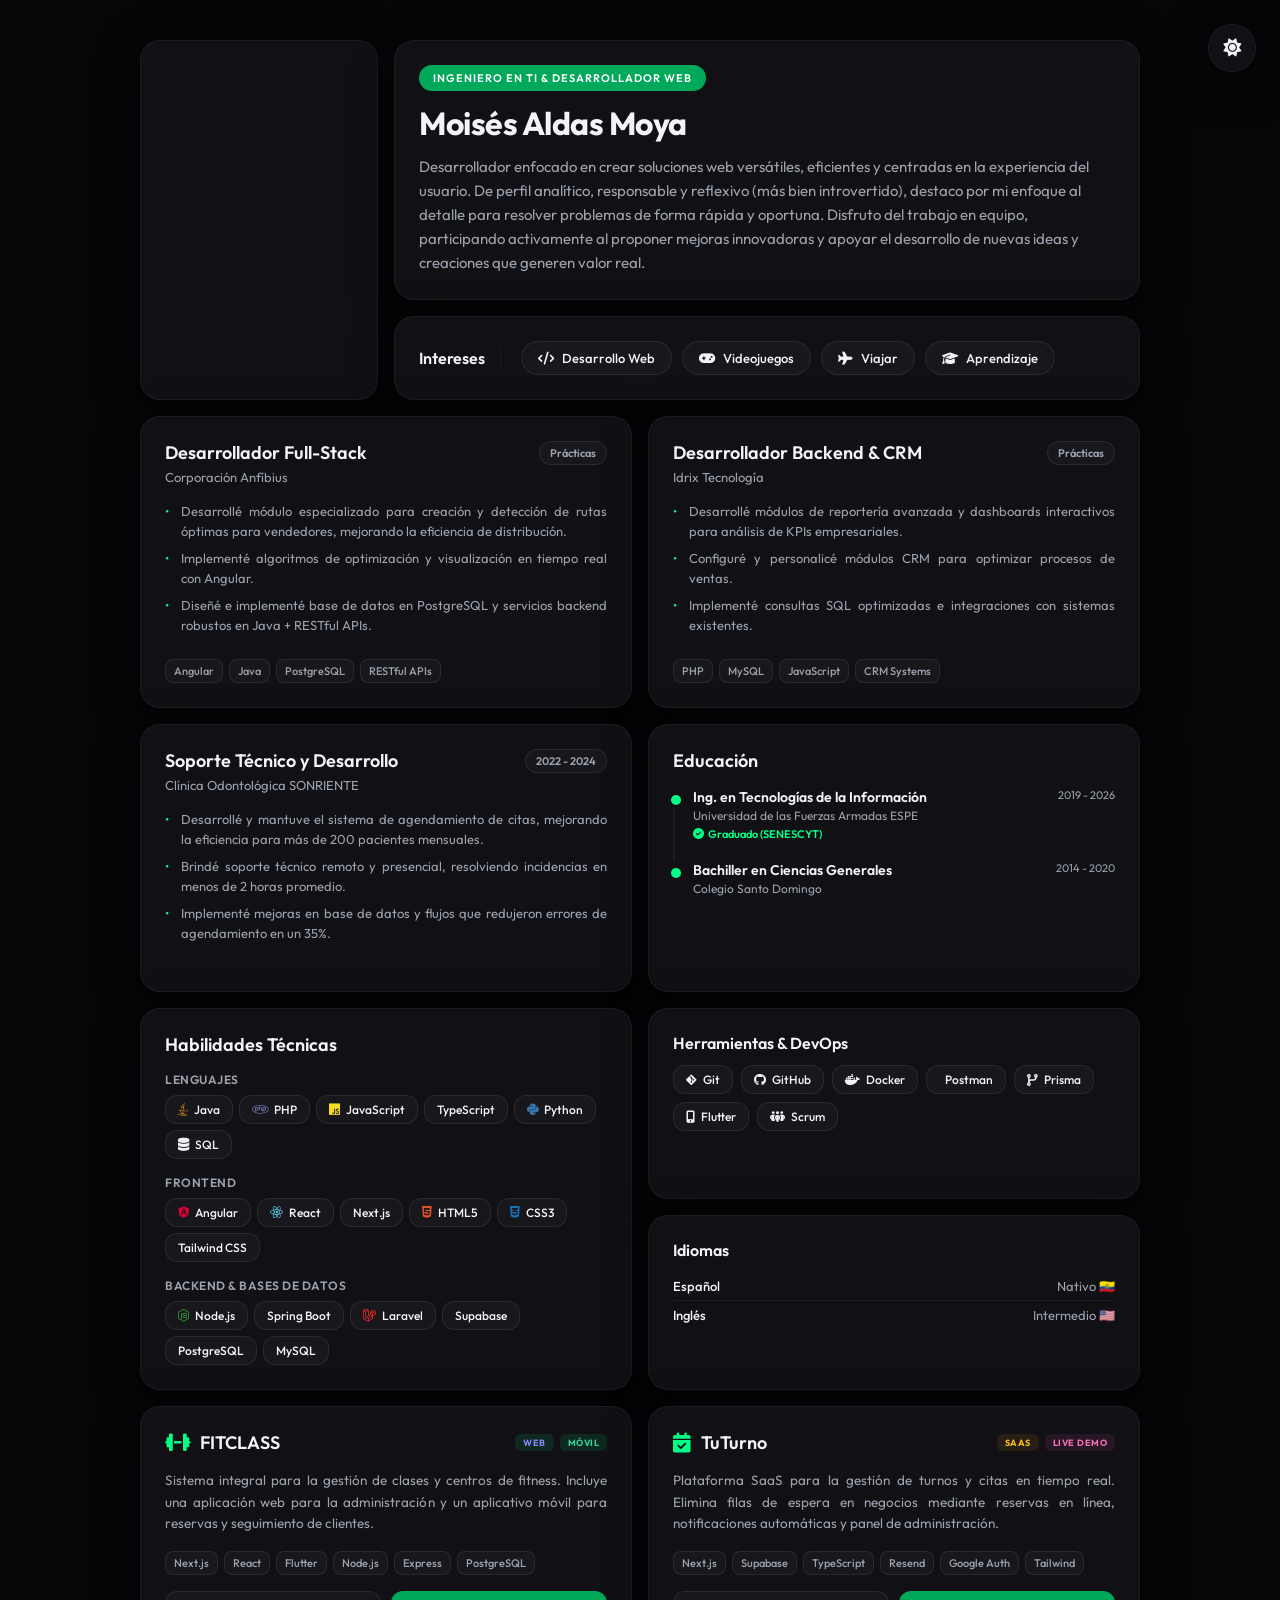
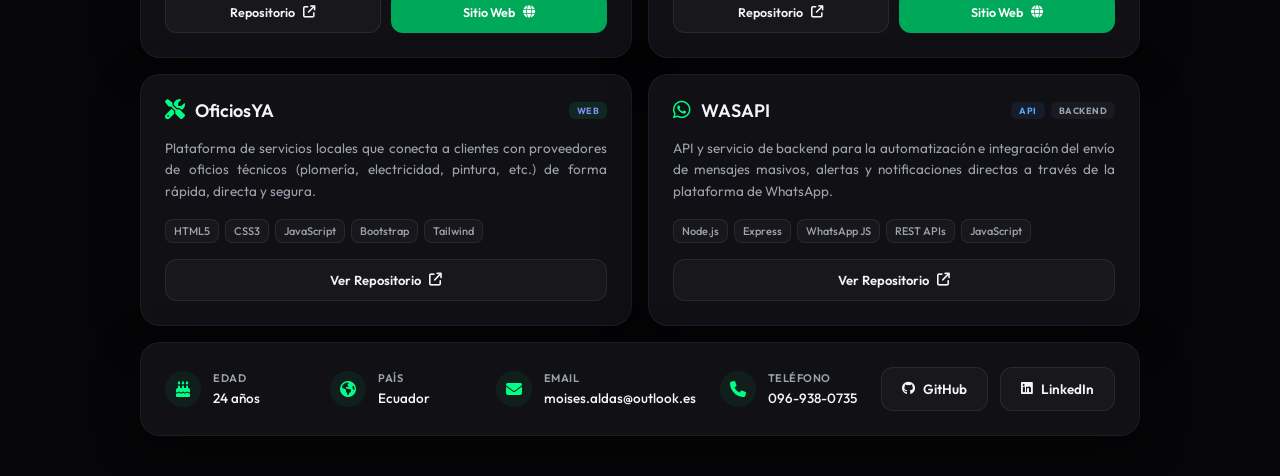
<file: index.html>
<!DOCTYPE html>
<html lang="es">
<head>
  <meta charset="UTF-8">
  <meta name="viewport" content="width=device-width, initial-scale=1.0">
  <title>Moisés Aldas Moya - Portafolio</title>
  <!-- Google Fonts: Outfit -->
  <link rel="preconnect" href="https://fonts.googleapis.com">
  <link rel="preconnect" href="https://fonts.gstatic.com" crossorigin>
  <link href="https://fonts.googleapis.com/css2?family=Outfit:wght@300;400;500;600;700;800&display=swap" rel="stylesheet">
  <!-- FontAwesome Icons -->
  <link rel="stylesheet" href="https://cdnjs.cloudflare.com/ajax/libs/font-awesome/6.4.0/css/all.min.css">
  <!-- Local Stylesheet -->
  <link rel="stylesheet" href="portfolio.css">
</head>
<body class="dark-theme">

  <!-- Botón Selector de Tema -->
  <button id="theme-toggle" class="theme-toggle-btn" aria-label="Cambiar Tema">
    <i class="fa-solid fa-moon theme-icon-dark"></i>
    <i class="fa-solid fa-sun theme-icon-light"></i>
  </button>

  <main class="portfolio-container">
    <div class="bento-grid">

      <!-- Tarjeta 1: Perfil (Video 3D Animado) -->
      <div class="bento-card card-profile">
        <div class="profile-image-container">
          <video src="A_premium_D_cartoon_avatar_o.mp4" autoplay loop muted playsinline class="profile-img"></video>
        </div>
      </div>

      <!-- Tarjeta 2: Sobre Mí (Intro) -->
      <div class="bento-card card-about">
        <span class="badge-title">Ingeniero en TI & Desarrollador Web</span>
        <h1>Moisés Aldas Moya</h1>
        <p class="about-text">
          Desarrollador enfocado en crear soluciones web versátiles, eficientes y centradas en la experiencia del usuario. De perfil analítico, responsable y reflexivo (más bien introvertido), destaco por mi enfoque al detalle para resolver problemas de forma rápida y oportuna. Disfruto del trabajo en equipo, participando activamente al proponer mejoras innovadoras y apoyar el desarrollo de nuevas ideas y creaciones que generen valor real.
        </p>
      </div>

      <!-- Tarjeta 3: Intereses -->
      <div class="bento-card card-interests">
        <h3>Intereses</h3>
        <div class="interests-tags">
          <span class="tag"><i class="fa-solid fa-code"></i> Desarrollo Web</span>
          <span class="tag"><i class="fa-solid fa-gamepad"></i> Videojuegos</span>
          <span class="tag"><i class="fa-solid fa-plane"></i> Viajar</span>
          <span class="tag"><i class="fa-solid fa-graduation-cap"></i> Aprendizaje</span>
        </div>
      </div>

      <!-- Tarjeta 4: Experiencia 1 (Full Stack) -->
      <div class="bento-card card-experience card-exp1">
        <div class="card-exp-header">
          <div>
            <h3>Desarrollador Full-Stack</h3>
            <span class="company">Corporación Anfíbius</span>
          </div>
          <span class="date-badge">Prácticas</span>
        </div>
        <ul class="exp-bullets">
          <li>Desarrollé módulo especializado para creación y detección de rutas óptimas para vendedores, mejorando la eficiencia de distribución.</li>
          <li>Implementé algoritmos de optimización y visualización en tiempo real con Angular.</li>
          <li>Diseñé e implementé base de datos en PostgreSQL y servicios backend robustos en Java + RESTful APIs.</li>
        </ul>
        <div class="exp-techs">
          <span class="mini-tech">Angular</span>
          <span class="mini-tech">Java</span>
          <span class="mini-tech">PostgreSQL</span>
          <span class="mini-tech">RESTful APIs</span>
        </div>
      </div>

      <!-- Tarjeta 5: Experiencia 2 (Backend & CRM) -->
      <div class="bento-card card-experience card-exp2">
        <div class="card-exp-header">
          <div>
            <h3>Desarrollador Backend & CRM</h3>
            <span class="company">Idrix Tecnología</span>
          </div>
          <span class="date-badge">Prácticas</span>
        </div>
        <ul class="exp-bullets">
          <li>Desarrollé módulos de reportería avanzada y dashboards interactivos para análisis de KPIs empresariales.</li>
          <li>Configuré y personalicé módulos CRM para optimizar procesos de ventas.</li>
          <li>Implementé consultas SQL optimizadas e integraciones con sistemas existentes.</li>
        </ul>
        <div class="exp-techs">
          <span class="mini-tech">PHP</span>
          <span class="mini-tech">MySQL</span>
          <span class="mini-tech">JavaScript</span>
          <span class="mini-tech">CRM Systems</span>
        </div>
      </div>

      <!-- Tarjeta 6: Experiencia 3 (Soporte & Dev) -->
      <div class="bento-card card-experience card-exp3">
        <div class="card-exp-header">
          <div>
            <h3>Soporte Técnico y Desarrollo</h3>
            <span class="company">Clínica Odontológica SONRIENTE</span>
          </div>
          <span class="date-badge">2022 - 2024</span>
        </div>
        <ul class="exp-bullets">
          <li>Desarrollé y mantuve el sistema de agendamiento de citas, mejorando la eficiencia para más de 200 pacientes mensuales.</li>
          <li>Brindé soporte técnico remoto y presencial, resolviendo incidencias en menos de 2 horas promedio.</li>
          <li>Implementé mejoras en base de datos y flujos que redujeron errores de agendamiento en un 35%.</li>
        </ul>
      </div>

      <!-- Tarjeta 7: Educación -->
      <div class="bento-card card-education">
        <h3>Educación</h3>
        <div class="education-timeline">
          <div class="edu-item">
            <div class="edu-header">
              <h4>Ing. en Tecnologías de la Información</h4>
              <span class="edu-date">2019 - 2026</span>
            </div>
            <p class="edu-inst">Universidad de las Fuerzas Armadas ESPE</p>
            <span class="edu-status"><i class="fa-solid fa-circle-check"></i> Graduado (SENESCYT)</span>
          </div>
          
          <div class="edu-item">
            <div class="edu-header">
              <h4>Bachiller en Ciencias Generales</h4>
              <span class="edu-date">2014 - 2020</span>
            </div>
            <p class="edu-inst">Colegio Santo Domingo</p>
          </div>
        </div>
      </div>

      <!-- Tarjeta 8: Habilidades Técnicas -->
      <div class="bento-card card-skills">
        <h3>Habilidades Técnicas</h3>
        
        <div class="skill-group">
          <h4>Lenguajes</h4>
          <div class="skill-badges">
            <span class="skill-badge lang-java"><i class="fa-brands fa-java"></i> Java</span>
            <span class="skill-badge lang-php"><i class="fa-brands fa-php"></i> PHP</span>
            <span class="skill-badge lang-js"><i class="fa-brands fa-js"></i> JavaScript</span>
            <span class="skill-badge lang-ts">TypeScript</span>
            <span class="skill-badge lang-py"><i class="fa-brands fa-python"></i> Python</span>
            <span class="skill-badge lang-sql"><i class="fa-solid fa-database"></i> SQL</span>
          </div>
        </div>

        <div class="skill-group">
          <h4>Frontend</h4>
          <div class="skill-badges">
            <span class="skill-badge tech-angular"><i class="fa-brands fa-angular"></i> Angular</span>
            <span class="skill-badge tech-react"><i class="fa-brands fa-react"></i> React</span>
            <span class="skill-badge tech-next">Next.js</span>
            <span class="skill-badge tech-html"><i class="fa-brands fa-html5"></i> HTML5</span>
            <span class="skill-badge tech-css"><i class="fa-brands fa-css3-alt"></i> CSS3</span>
            <span class="skill-badge tech-tw">Tailwind CSS</span>
          </div>
        </div>

        <div class="skill-group">
          <h4>Backend & Bases de Datos</h4>
          <div class="skill-badges">
            <span class="skill-badge tech-node"><i class="fa-brands fa-node-js"></i> Node.js</span>
            <span class="skill-badge tech-spring">Spring Boot</span>
            <span class="skill-badge tech-laravel"><i class="fa-brands fa-laravel"></i> Laravel</span>
            <span class="skill-badge tech-supabase">Supabase</span>
            <span class="skill-badge tech-postgres">PostgreSQL</span>
            <span class="skill-badge tech-mysql">MySQL</span>
          </div>
        </div>
      </div>

      <!-- Tarjeta 9: Herramientas & DevOps -->
      <div class="bento-card card-tools">
        <h3>Herramientas & DevOps</h3>
        <div class="tools-grid">
          <span class="tool-item"><i class="fa-brands fa-git-alt"></i> Git</span>
          <span class="tool-item"><i class="fa-brands fa-github"></i> GitHub</span>
          <span class="tool-item"><i class="fa-brands fa-docker"></i> Docker</span>
          <span class="tool-item"><i class="fa-solid fa-square-terminal"></i> Postman</span>
          <span class="tool-item"><i class="fa-solid fa-code-branch"></i> Prisma</span>
          <span class="tool-item"><i class="fa-solid fa-mobile-screen-button"></i> Flutter</span>
          <span class="tool-item"><i class="fa-solid fa-people-group"></i> Scrum</span>
        </div>
      </div>

      <!-- Tarjeta 10: Idiomas -->
      <div class="bento-card card-languages">
        <h3>Idiomas</h3>
        <div class="lang-row">
          <span class="lang-name">Español</span>
          <span class="lang-level">Nativo 🇪🇨</span>
        </div>
        <div class="lang-row">
          <span class="lang-name">Inglés</span>
          <span class="lang-level">Intermedio 🇺🇸</span>
        </div>
      </div>

      <!-- Tarjeta 11: Proyecto FITCLASS -->
      <div class="bento-card card-project project-fitclass">
        <div class="project-header">
          <div class="project-title-area">
            <i class="fa-solid fa-dumbbell project-icon"></i>
            <h3>FITCLASS</h3>
          </div>
          <div class="project-badges">
            <span class="project-badge web">Web</span>
            <span class="project-badge mobile">Móvil</span>
          </div>
        </div>
        <p class="project-description">
          Sistema integral para la gestión de clases y centros de fitness. Incluye una aplicación web para la administración y un aplicativo móvil para reservas y seguimiento de clientes.
        </p>
        <div class="project-techs">
          <span class="mini-tech">Next.js</span>
          <span class="mini-tech">React</span>
          <span class="mini-tech">Flutter</span>
          <span class="mini-tech">Node.js</span>
          <span class="mini-tech">Express</span>
          <span class="mini-tech">PostgreSQL</span>
        </div>
        <div class="project-links-row">
          <a href="https://github.com/MoisesAldas/FITCLASS.git" target="_blank" class="project-link-btn font-half">
            <span>Repositorio</span> <i class="fa-solid fa-arrow-up-right-from-square"></i>
          </a>
          <a href="https://fittclass.com" target="_blank" class="project-link-btn font-half live-link">
            <span>Sitio Web</span> <i class="fa-solid fa-globe"></i>
          </a>
        </div>
      </div>

      <!-- Tarjeta 12: Proyecto TuTurno -->
      <div class="bento-card card-project project-tuturno">
        <div class="project-header">
          <div class="project-title-area">
            <i class="fa-solid fa-calendar-check project-icon"></i>
            <h3>TuTurno</h3>
          </div>
          <div class="project-badges">
            <span class="project-badge saas">SaaS</span>
            <span class="project-badge demo">Live Demo</span>
          </div>
        </div>
        <p class="project-description">
          Plataforma SaaS para la gestión de turnos y citas en tiempo real. Elimina filas de espera en negocios mediante reservas en línea, notificaciones automáticas y panel de administración.
        </p>
        <div class="project-techs">
          <span class="mini-tech">Next.js</span>
          <span class="mini-tech">Supabase</span>
          <span class="mini-tech">TypeScript</span>
          <span class="mini-tech">Resend</span>
          <span class="mini-tech">Google Auth</span>
          <span class="mini-tech">Tailwind</span>
        </div>
        <div class="project-links-row">
          <a href="https://github.com/MoisesAldas/TuTurnoProduccion.git" target="_blank" class="project-link-btn font-half">
            <span>Repositorio</span> <i class="fa-solid fa-arrow-up-right-from-square"></i>
          </a>
          <a href="https://turnoapp.org" target="_blank" class="project-link-btn font-half live-link">
            <span>Sitio Web</span> <i class="fa-solid fa-globe"></i>
          </a>
        </div>
      </div>

      <!-- Tarjeta 13: Proyecto OficiosYA -->
      <div class="bento-card card-project project-oficiosya">
        <div class="project-header">
          <div class="project-title-area">
            <i class="fa-solid fa-screwdriver-wrench project-icon"></i>
            <h3>OficiosYA</h3>
          </div>
          <div class="project-badges">
            <span class="project-badge web">Web</span>
          </div>
        </div>
        <p class="project-description">
          Plataforma de servicios locales que conecta a clientes con proveedores de oficios técnicos (plomería, electricidad, pintura, etc.) de forma rápida, directa y segura.
        </p>
        <div class="project-techs">
          <span class="mini-tech">HTML5</span>
          <span class="mini-tech">CSS3</span>
          <span class="mini-tech">JavaScript</span>
          <span class="mini-tech">Bootstrap</span>
          <span class="mini-tech">Tailwind</span>
        </div>
        <a href="https://github.com/MoisesAldas/OficiosYA.git" target="_blank" class="project-link-btn">
          <span>Ver Repositorio</span> <i class="fa-solid fa-arrow-up-right-from-square"></i>
        </a>
      </div>

      <!-- Tarjeta 14: Proyecto WASAPI -->
      <div class="bento-card card-project project-wasapi">
        <div class="project-header">
          <div class="project-title-area">
            <i class="fa-brands fa-whatsapp project-icon"></i>
            <h3>WASAPI</h3>
          </div>
          <div class="project-badges">
            <span class="project-badge api">API</span>
            <span class="project-badge backend">Backend</span>
          </div>
        </div>
        <p class="project-description">
          API y servicio de backend para la automatización e integración del envío de mensajes masivos, alertas y notificaciones directas a través de la plataforma de WhatsApp.
        </p>
        <div class="project-techs">
          <span class="mini-tech">Node.js</span>
          <span class="mini-tech">Express</span>
          <span class="mini-tech">WhatsApp JS</span>
          <span class="mini-tech">REST APIs</span>
          <span class="mini-tech">JavaScript</span>
        </div>
        <a href="https://github.com/MoisesAldas/wasapi.git" target="_blank" class="project-link-btn">
          <span>Ver Repositorio</span> <i class="fa-solid fa-arrow-up-right-from-square"></i>
        </a>
      </div>

      <!-- Tarjeta 15: Detalles Personales & Contacto / Redes (Ancho Completo) -->
      <div class="bento-card card-details-footer">
        <div class="details-left">
          <div class="detail-item">
            <i class="fa-solid fa-cake-candles"></i>
            <div>
              <span class="detail-label">Edad</span>
              <span class="detail-val">24 años</span>
            </div>
          </div>
          <div class="detail-item">
            <i class="fa-solid fa-earth-americas"></i>
            <div>
              <span class="detail-label">País</span>
              <span class="detail-val">Ecuador</span>
            </div>
          </div>
          <div class="detail-item">
            <i class="fa-solid fa-envelope"></i>
            <div>
              <span class="detail-label">Email</span>
              <span class="detail-val"><a href="mailto:moises.aldas@outlook.es">moises.aldas@outlook.es</a></span>
            </div>
          </div>
          <div class="detail-item">
            <i class="fa-solid fa-phone"></i>
            <div>
              <span class="detail-label">Teléfono</span>
              <span class="detail-val"><a href="tel:+593969380735">096-938-0735</a></span>
            </div>
          </div>
        </div>
        
        <div class="details-right-socials">
          <a href="https://github.com/MoisesAldas" target="_blank" class="footer-social-btn github">
            <i class="fa-brands fa-github"></i> GitHub
          </a>
          <a href="https://linkedin.com/in/moisesaldas" target="_blank" class="footer-social-btn linkedin">
            <i class="fa-brands fa-linkedin"></i> LinkedIn
          </a>
        </div>
      </div>

    </div>
  </main>

  <!-- Script JS -->
  <script src="portfolio.js"></script>
</body>
</html>
</file>
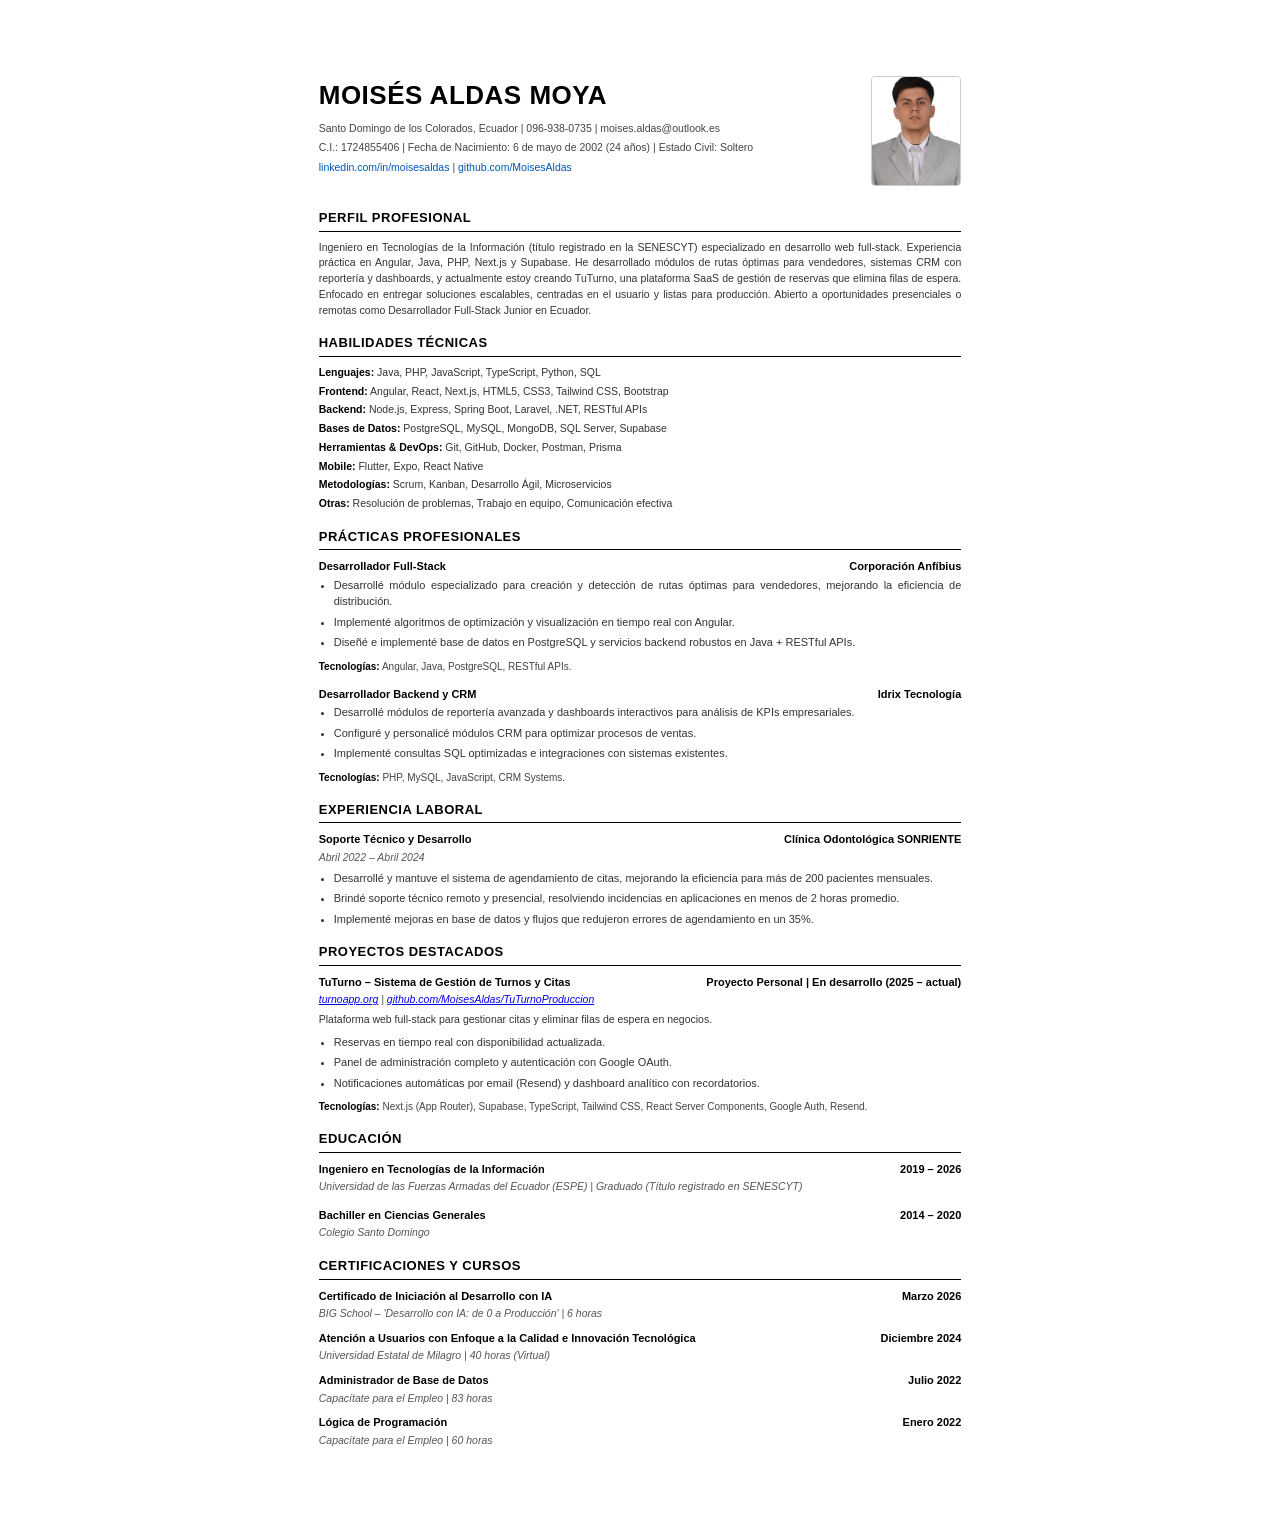
<file: cv.html>
<!DOCTYPE html>
<html lang="es">
<head>
  <meta charset="UTF-8">
  <meta name="viewport" content="width=device-width, initial-scale=1.0">
  <title>Moisés Aldas Moya - CV</title>
  <style>
    /* Reset and general styles */
    * {
      box-sizing: border-box;
      margin: 0;
      padding: 0;
    }

    body {
      font-family: 'Arial', 'Helvetica', sans-serif;
      font-size: 11px;
      line-height: 1.5;
      color: #333;
      background-color: #fff;
      padding: 20mm 20mm;
      width: 210mm; /* A4 width */
      margin: 0 auto;
    }

    /* Print styles to match A4 and ensure 2 pages */
    @media print {
      body {
        padding: 0;
        width: 100%;
        color: #000;
      }
      .page-break {
        page-break-before: always;
      }
      a {
        text-decoration: none;
        color: #000;
      }
    }

    /* Header styling */
    .cv-header {
      display: flex;
      justify-content: space-between;
      align-items: flex-start;
      margin-bottom: 18px;
    }

    .header-info {
      flex: 1;
      padding-right: 20px;
    }

    .header-info h1 {
      font-size: 26px;
      font-weight: bold;
      color: #000;
      margin-bottom: 6px;
      letter-spacing: 0.5px;
    }

    .contact-info, .personal-info, .links {
      font-size: 10.5px;
      color: #444;
      margin-bottom: 4px;
    }

    .links a {
      color: #0056b3;
      text-decoration: none;
    }

    .links a:hover {
      text-decoration: underline;
    }

    .header-photo {
      flex-shrink: 0;
    }

    .header-photo img {
      width: 90px;
      height: 110px;
      object-fit: cover;
      border-radius: 4px;
      border: 1px solid #ccc;
    }

    /* Section styling */
    section {
      margin-bottom: 15px;
      page-break-inside: avoid;
    }

    h2 {
      font-size: 13px;
      font-weight: bold;
      color: #000;
      text-transform: uppercase;
      border-bottom: 1.5px solid #000;
      padding-bottom: 3px;
      margin-bottom: 8px;
      letter-spacing: 0.5px;
    }

    /* Professional profile */
    .profile-text {
      text-align: justify;
      font-size: 10.5px;
    }

    /* Lists and bullet points */
    ul {
      list-style-type: disc;
      padding-left: 15px;
      margin-bottom: 8px;
    }

    li {
      margin-bottom: 4px;
      text-align: justify;
    }

    /* Technical skills */
    .skills-grid {
      display: flex;
      flex-direction: column;
      gap: 3px;
    }

    .skill-category {
      font-size: 10.5px;
    }

    .skill-category strong {
      color: #000;
    }

    /* Job and education entries */
    .entry {
      margin-bottom: 12px;
    }

    .entry-header {
      display: flex;
      justify-content: space-between;
      font-weight: bold;
      color: #000;
      font-size: 11px;
      margin-bottom: 2px;
    }

    .entry-subheader {
      font-style: italic;
      color: #555;
      font-size: 10.5px;
      margin-bottom: 4px;
    }

    .tech-stack {
      font-size: 10px;
      color: #444;
      margin-top: 4px;
      margin-bottom: 8px;
    }

    .tech-stack strong {
      color: #000;
    }
  </style>
</head>
<body>

  <!-- Cabecera -->
  <header class="cv-header">
    <div class="header-info">
      <h1>MOISÉS ALDAS MOYA</h1>
      <div class="contact-info">
        Santo Domingo de los Colorados, Ecuador | 096-938-0735 | moises.aldas@outlook.es
      </div>
      <div class="personal-info">
        C.I.: 1724855406 | Fecha de Nacimiento: 6 de mayo de 2002 (24 años) | Estado Civil: Soltero
      </div>
      <div class="links">
        <a href="https://linkedin.com/in/moisesaldas" target="_blank">linkedin.com/in/moisesaldas</a> | 
        <a href="https://github.com/MoisesAldas" target="_blank">github.com/MoisesAldas</a>
      </div>
    </div>
    <div class="header-photo">
      <img src="DSC_4508.jpg.jpeg" alt="Moisés Aldas Moya">
    </div>
  </header>

  <!-- Perfil Profesional -->
  <section>
    <h2>Perfil Profesional</h2>
    <p class="profile-text">
      Ingeniero en Tecnologías de la Información (título registrado en la SENESCYT) especializado en desarrollo web full-stack. Experiencia práctica en Angular, Java, PHP, Next.js y Supabase. He desarrollado módulos de rutas óptimas para vendedores, sistemas CRM con reportería y dashboards, y actualmente estoy creando TuTurno, una plataforma SaaS de gestión de reservas que elimina filas de espera. Enfocado en entregar soluciones escalables, centradas en el usuario y listas para producción. Abierto a oportunidades presenciales o remotas como Desarrollador Full-Stack Junior en Ecuador.
    </p>
  </section>

  <!-- Habilidades Técnicas -->
  <section>
    <h2>Habilidades Técnicas</h2>
    <div class="skills-grid">
      <div class="skill-category"><strong>Lenguajes:</strong> Java, PHP, JavaScript, TypeScript, Python, SQL</div>
      <div class="skill-category"><strong>Frontend:</strong> Angular, React, Next.js, HTML5, CSS3, Tailwind CSS, Bootstrap</div>
      <div class="skill-category"><strong>Backend:</strong> Node.js, Express, Spring Boot, Laravel, .NET, RESTful APIs</div>
      <div class="skill-category"><strong>Bases de Datos:</strong> PostgreSQL, MySQL, MongoDB, SQL Server, Supabase</div>
      <div class="skill-category"><strong>Herramientas & DevOps:</strong> Git, GitHub, Docker, Postman, Prisma</div>
      <div class="skill-category"><strong>Mobile:</strong> Flutter, Expo, React Native</div>
      <div class="skill-category"><strong>Metodologías:</strong> Scrum, Kanban, Desarrollo Ágil, Microservicios</div>
      <div class="skill-category"><strong>Otras:</strong> Resolución de problemas, Trabajo en equipo, Comunicación efectiva</div>
    </div>
  </section>

  <!-- Prácticas Profesionales -->
  <section>
    <h2>Prácticas Profesionales</h2>
    
    <div class="entry">
      <div class="entry-header">
        <span>Desarrollador Full-Stack</span>
        <span>Corporación Anfíbius</span>
      </div>
      <ul>
        <li>Desarrollé módulo especializado para creación y detección de rutas óptimas para vendedores, mejorando la eficiencia de distribución.</li>
        <li>Implementé algoritmos de optimización y visualización en tiempo real con Angular.</li>
        <li>Diseñé e implementé base de datos en PostgreSQL y servicios backend robustos en Java + RESTful APIs.</li>
      </ul>
      <div class="tech-stack"><strong>Tecnologías:</strong> Angular, Java, PostgreSQL, RESTful APIs.</div>
    </div>

    <div class="entry">
      <div class="entry-header">
        <span>Desarrollador Backend y CRM</span>
        <span>Idrix Tecnología</span>
      </div>
      <ul>
        <li>Desarrollé módulos de reportería avanzada y dashboards interactivos para análisis de KPIs empresariales.</li>
        <li>Configuré y personalicé módulos CRM para optimizar procesos de ventas.</li>
        <li>Implementé consultas SQL optimizadas e integraciones con sistemas existentes.</li>
      </ul>
      <div class="tech-stack"><strong>Tecnologías:</strong> PHP, MySQL, JavaScript, CRM Systems.</div>
    </div>
  </section>

  <!-- Experiencia Laboral -->
  <section>
    <h2>Experiencia Laboral</h2>
    
    <div class="entry">
      <div class="entry-header">
        <span>Soporte Técnico y Desarrollo</span>
        <span>Clínica Odontológica SONRIENTE</span>
      </div>
      <div class="entry-subheader">Abril 2022 – Abril 2024</div>
      <ul>
        <li>Desarrollé y mantuve el sistema de agendamiento de citas, mejorando la eficiencia para más de 200 pacientes mensuales.</li>
        <li>Brindé soporte técnico remoto y presencial, resolviendo incidencias en aplicaciones en menos de 2 horas promedio.</li>
        <li>Implementé mejoras en base de datos y flujos que redujeron errores de agendamiento en un 35%.</li>
      </ul>
    </div>
  </section>

  <!-- Salto de página para el PDF -->
  <div class="page-break"></div>

  <!-- Proyectos Destacados -->
  <section style="margin-top: 15px;">
    <h2>Proyectos Destacados</h2>
    
    <div class="entry">
      <div class="entry-header">
        <span>TuTurno – Sistema de Gestión de Turnos y Citas</span>
        <span>Proyecto Personal | En desarrollo (2025 – actual)</span>
      </div>
      <div class="entry-subheader">
        <a href="https://turnoapp.org" target="_blank">turnoapp.org</a> | 
        <a href="https://github.com/MoisesAldas/TuTurnoProduccion" target="_blank">github.com/MoisesAldas/TuTurnoProduccion</a>
      </div>
      <p style="font-size: 10.5px; margin-bottom: 6px;">Plataforma web full-stack para gestionar citas y eliminar filas de espera en negocios.</p>
      <ul>
        <li>Reservas en tiempo real con disponibilidad actualizada.</li>
        <li>Panel de administración completo y autenticación con Google OAuth.</li>
        <li>Notificaciones automáticas por email (Resend) y dashboard analítico con recordatorios.</li>
      </ul>
      <div class="tech-stack"><strong>Tecnologías:</strong> Next.js (App Router), Supabase, TypeScript, Tailwind CSS, React Server Components, Google Auth, Resend.</div>
    </div>
  </section>

  <!-- Educación -->
  <section>
    <h2>Educación</h2>
    
    <div class="entry">
      <div class="entry-header">
        <span>Ingeniero en Tecnologías de la Información</span>
        <span>2019 – 2026</span>
      </div>
      <div class="entry-subheader">Universidad de las Fuerzas Armadas del Ecuador (ESPE) | Graduado (Título registrado en SENESCYT)</div>
    </div>

    <div class="entry" style="margin-top: 8px;">
      <div class="entry-header">
        <span>Bachiller en Ciencias Generales</span>
        <span>2014 – 2020</span>
      </div>
      <div class="entry-subheader">Colegio Santo Domingo</div>
    </div>
  </section>

  <!-- Certificaciones y Cursos -->
  <section>
    <h2>Certificaciones y Cursos</h2>
    
    <div class="entry" style="margin-bottom: 8px;">
      <div class="entry-header">
        <span>Certificado de Iniciación al Desarrollo con IA</span>
        <span>Marzo 2026</span>
      </div>
      <div class="entry-subheader">BIG School – 'Desarrollo con IA: de 0 a Producción' | 6 horas</div>
    </div>

    <div class="entry" style="margin-bottom: 8px;">
      <div class="entry-header">
        <span>Atención a Usuarios con Enfoque a la Calidad e Innovación Tecnológica</span>
        <span>Diciembre 2024</span>
      </div>
      <div class="entry-subheader">Universidad Estatal de Milagro | 40 horas (Virtual)</div>
    </div>

    <div class="entry" style="margin-bottom: 8px;">
      <div class="entry-header">
        <span>Administrador de Base de Datos</span>
        <span>Julio 2022</span>
      </div>
      <div class="entry-subheader">Capacítate para el Empleo | 83 horas</div>
    </div>

    <div class="entry" style="margin-bottom: 8px;">
      <div class="entry-header">
        <span>Lógica de Programación</span>
        <span>Enero 2022</span>
      </div>
      <div class="entry-subheader">Capacítate para el Empleo | 60 horas</div>
    </div>
  </section>

</body>
</html>
</file>
<file: portfolio.css>
/* Global Variable Definitions for Themes */
:root {
  /* Transition curve */
  --transition: all 0.3s cubic-bezier(0.4, 0, 0.2, 1);
  --border-radius: 20px;
}

body.dark-theme {
  --bg-color: #060608;
  --card-bg: #111115;
  --card-hover-bg: #16161c;
  --card-border: rgba(255, 255, 255, 0.05);
  --text-color: #f3f4f6;
  --text-muted: #9ca3af;
  --accent-color: #00ff87; /* Indigo */
  --accent-gradient: #00a859;
  --card-shadow: 0 10px 40px rgba(0, 0, 0, 0.5);
  --hover-border: rgba(0, 255, 135, 0.3);
  --tag-bg: rgba(255, 255, 255, 0.03);
  --tag-border: rgba(255, 255, 255, 0.08);
}

body.light-theme {
  --bg-color: #cbd5e1;
  --card-bg: #ffffff;
  --card-hover-bg: #fafafa;
  --card-border: rgba(0, 0, 0, 0.06);
  --text-color: #111827;
  --text-muted: #4b5563;
  --accent-color: #00a859;
  --accent-gradient: #00a859;
  --card-shadow: 0 10px 30px rgba(0, 0, 0, 0.04);
  --hover-border: rgba(0, 168, 89, 0.3);
  --tag-bg: rgba(0, 0, 0, 0.03);
  --tag-border: rgba(0, 0, 0, 0.08);
}

/* Reset & Global Styles */
* {
  box-sizing: border-box;
  margin: 0;
  padding: 0;
}

body {
  font-family: 'Outfit', sans-serif;
  background-color: var(--bg-color);
  color: var(--text-color);
  transition: var(--transition);
  min-height: 100vh;
  display: flex;
  justify-content: center;
  align-items: center;
  padding: 40px 20px;
  overflow-x: hidden;
}

/* Portfolio Layout Container */
.portfolio-container {
  width: 100%;
  max-width: 1000px;
  margin: 0 auto;
}

/* Bento Grid System */
.bento-grid {
  display: grid;
  grid-template-columns: repeat(4, 1fr);
  gap: 16px;
  grid-auto-flow: dense;
}

/* Bento Card Base Styling */
.bento-card {
  background-color: var(--card-bg);
  border: 1px solid var(--card-border);
  border-radius: var(--border-radius);
  padding: 24px;
  box-shadow: var(--card-shadow);
  transition: var(--transition);
  position: relative;
  overflow: hidden;
}

/* Hover Effect for Bento Cards */
.bento-card:hover {
  transform: translateY(-5px);
  background-color: var(--card-hover-bg);
  border-color: var(--hover-border);
  box-shadow: 0 20px 40px rgba(0, 0, 0, 0.15);
}

/* Theme Switcher Button */
.theme-toggle-btn {
  position: fixed;
  top: 24px;
  right: 24px;
  width: 48px;
  height: 48px;
  border-radius: 50%;
  background-color: var(--card-bg);
  border: 1px solid var(--card-border);
  color: var(--text-color);
  cursor: pointer;
  display: flex;
  justify-content: center;
  align-items: center;
  font-size: 18px;
  box-shadow: var(--card-shadow);
  transition: var(--transition);
  z-index: 100;
}

.theme-toggle-btn:hover {
  transform: scale(1.1);
  border-color: var(--accent-color);
}

/* Toggle icons behavior */
body.dark-theme .theme-icon-light { display: block; }
body.dark-theme .theme-icon-dark { display: none; }
body.light-theme .theme-icon-light { display: none; }
body.light-theme .theme-icon-dark { display: block; }

/* ---------------------------------------------------- */
/* CARD STYLINGS */
/* ---------------------------------------------------- */

/* 1. Profile Card */
.card-profile {
  grid-column: span 1;
  grid-row: span 2;
  display: flex;
  justify-content: center;
  align-items: center;
  padding: 12px;
}

.profile-image-container {
  width: 100%;
  height: 100%;
  aspect-ratio: 1 / 1.22;
  border-radius: 14px;
  overflow: hidden;
}

.profile-img {
  width: 100%;
  height: 100%;
  object-fit: cover;
  transition: var(--transition);
}

.card-profile:hover .profile-img {
  transform: scale(1.05);
}

/* 2. About Card */
.card-about {
  grid-column: span 3;
  display: flex;
  flex-direction: column;
  justify-content: center;
  align-items: flex-start;
}

.badge-title {
  font-size: 11px;
  font-weight: 600;
  text-transform: uppercase;
  color: #fff;
  background: var(--accent-gradient);
  padding: 6px 14px;
  border-radius: 20px;
  letter-spacing: 1px;
  margin-bottom: 12px;
}

.card-about h1 {
  font-size: 32px;
  font-weight: 700;
  margin-bottom: 12px;
  letter-spacing: -0.5px;
}

.about-text {
  font-size: 15px;
  line-height: 1.6;
  color: var(--text-muted);
}

.about-text strong {
  color: var(--text-color);
}

/* 3. Interests Card */
.card-interests {
  grid-column: span 3;
  display: flex;
  align-items: center;
  gap: 20px;
}

.card-interests h3 {
  font-size: 16px;
  font-weight: 600;
  min-width: 80px;
  border-right: 1px solid var(--card-border);
  padding-right: 15px;
}

.interests-tags {
  display: flex;
  flex-wrap: wrap;
  gap: 10px;
}

.tag {
  background-color: var(--tag-bg);
  border: 1px solid var(--tag-border);
  padding: 8px 16px;
  border-radius: 30px;
  font-size: 13px;
  font-weight: 500;
  display: flex;
  align-items: center;
  gap: 8px;
  transition: var(--transition);
}

.tag:hover {
  border-color: var(--accent-color);
  background-color: rgba(0, 255, 135, 0.05);
}

/* 4, 5, 6. Experience Cards */
.card-experience {
  grid-column: span 2;
  grid-row: span 2;
  display: flex;
  flex-direction: column;
}

.card-exp-header {
  display: flex;
  justify-content: space-between;
  align-items: flex-start;
  margin-bottom: 16px;
}

.card-exp-header h3 {
  font-size: 18px;
  font-weight: 600;
  margin-bottom: 2px;
}

.card-exp-header .company {
  font-size: 13px;
  color: var(--text-muted);
}

.date-badge {
  font-size: 11px;
  font-weight: 600;
  background-color: var(--tag-bg);
  border: 1px solid var(--tag-border);
  padding: 4px 10px;
  border-radius: 12px;
  color: var(--text-muted);
}

.exp-bullets {
  list-style-type: none;
  margin-bottom: 16px;
  flex-grow: 1;
}

.exp-bullets li {
  position: relative;
  padding-left: 16px;
  margin-bottom: 8px;
  font-size: 13px;
  line-height: 1.5;
  color: var(--text-muted);
  text-align: justify;
}

.exp-bullets li::before {
  content: "•";
  position: absolute;
  left: 0;
  color: var(--accent-color);
}

.exp-techs {
  display: flex;
  flex-wrap: wrap;
  gap: 6px;
}

.mini-tech {
  font-size: 11px;
  font-weight: 500;
  background-color: var(--tag-bg);
  border: 1px solid var(--tag-border);
  padding: 4px 8px;
  border-radius: 8px;
  color: var(--text-muted);
}

/* 7. Technical Skills Card */
.card-skills {
  grid-column: span 2;
  grid-row: span 2;
  display: flex;
  flex-direction: column;
  gap: 16px;
}

.card-skills h3 {
  font-size: 18px;
  font-weight: 600;
}

.skill-group h4 {
  font-size: 12px;
  font-weight: 600;
  text-transform: uppercase;
  color: var(--text-muted);
  margin-bottom: 8px;
  letter-spacing: 0.5px;
}

.skill-badges {
  display: flex;
  flex-wrap: wrap;
  gap: 6px;
}

.skill-badge {
  font-size: 12px;
  font-weight: 500;
  background-color: var(--tag-bg);
  border: 1px solid var(--tag-border);
  padding: 6px 12px;
  border-radius: 12px;
  display: flex;
  align-items: center;
  gap: 6px;
  transition: var(--transition);
}

.skill-badge:hover {
  transform: translateY(-2px);
  border-color: var(--accent-color);
  background-color: rgba(0, 255, 135, 0.05);
}

.skill-badge i {
  font-size: 13px;
}

/* Custom Skill Badge Colors */
.lang-java i { color: #f89820; }
.lang-php i { color: #777bb4; }
.lang-js i { color: #f7df1e; }
.lang-py i { color: #3776ab; }
.tech-angular i { color: #dd0031; }
.tech-react i { color: #61dafb; }
.tech-html i { color: #e34f26; }
.tech-css i { color: #1572b6; }
.tech-node i { color: #339933; }
.tech-laravel i { color: #ff2d20; }

/* 8. Tools & DevOps Card */
.card-tools {
  grid-column: span 2;
}

.card-tools h3 {
  font-size: 16px;
  font-weight: 600;
  margin-bottom: 12px;
}

.tools-grid {
  display: flex;
  flex-wrap: wrap;
  gap: 8px;
}

.tool-item {
  font-size: 12px;
  font-weight: 500;
  background-color: var(--tag-bg);
  border: 1px solid var(--tag-border);
  padding: 6px 12px;
  border-radius: 12px;
  display: flex;
  align-items: center;
  gap: 6px;
}

/* 9. Education Card */
.card-education {
  grid-column: span 2;
  grid-row: span 2;
  display: flex;
  flex-direction: column;
}

.card-education h3 {
  font-size: 18px;
  font-weight: 600;
  margin-bottom: 16px;
}

.education-timeline {
  display: flex;
  flex-direction: column;
  gap: 20px;
}

.edu-item {
  position: relative;
  padding-left: 20px;
}

.edu-item::before {
  content: "";
  position: absolute;
  left: 0;
  top: 5px;
  bottom: -20px;
  width: 2px;
  background-color: var(--card-border);
}

.edu-item:last-child::before {
  display: none;
}

.edu-item::after {
  content: "";
  position: absolute;
  left: -4px;
  top: 5px;
  width: 10px;
  height: 10px;
  border-radius: 50%;
  background-color: var(--accent-color);
  border: 2px solid var(--card-bg);
}

.edu-header {
  display: flex;
  justify-content: space-between;
  align-items: flex-start;
  margin-bottom: 2px;
}

.edu-header h4 {
  font-size: 14px;
  font-weight: 600;
}

.edu-date {
  font-size: 11px;
  color: var(--text-muted);
}

.edu-inst {
  font-size: 12px;
  color: var(--text-muted);
  margin-bottom: 4px;
}

.edu-status {
  font-size: 11px;
  font-weight: 600;
  color: #00ff87; /* Green */
  display: flex;
  align-items: center;
  gap: 4px;
}

/* 10. Languages Card */
.card-languages {
  grid-column: span 2;
}

.card-languages h3 {
  font-size: 16px;
  font-weight: 600;
  margin-bottom: 12px;
}

.lang-row {
  display: flex;
  justify-content: space-between;
  align-items: center;
  font-size: 13px;
  padding: 6px 0;
  border-bottom: 1px solid var(--card-border);
}

.lang-row:last-child {
  border-bottom: none;
  padding-bottom: 0;
}

.lang-name {
  font-weight: 500;
}

.lang-level {
  color: var(--text-muted);
}

/* Project Cards Styling */
.card-project {
  grid-column: span 2;
  display: flex;
  flex-direction: column;
  justify-content: space-between;
  gap: 16px;
}

.project-header {
  display: flex;
  justify-content: space-between;
  align-items: center;
}

.project-title-area {
  display: flex;
  align-items: center;
  gap: 10px;
}

.project-icon {
  font-size: 20px;
  color: var(--accent-color);
}

.project-title-area h3 {
  font-size: 18px;
  font-weight: 600;
}

.project-badges {
  display: flex;
  gap: 6px;
}

.project-badge {
  font-size: 9px;
  font-weight: 700;
  text-transform: uppercase;
  padding: 3px 8px;
  border-radius: 6px;
  letter-spacing: 0.5px;
}

.project-badge.web {
  background-color: rgba(0, 255, 135, 0.1);
  color: #818cf8;
}

.project-badge.mobile {
  background-color: rgba(0, 255, 135, 0.1);
  color: #34d399;
}

.project-badge.saas {
  background-color: rgba(245, 158, 11, 0.1);
  color: #fbbf24;
}

.project-badge.demo {
  background-color: rgba(236, 72, 153, 0.1);
  color: #f472b6;
}

.project-badge.api {
  background-color: rgba(59, 130, 246, 0.1);
  color: #60a5fa;
}

.project-badge.backend {
  background-color: rgba(107, 114, 128, 0.1);
  color: #9ca3af;
}

.project-description {
  font-size: 13.5px;
  line-height: 1.6;
  color: var(--text-muted);
  flex-grow: 1;
  text-align: justify;
}

.project-techs {
  display: flex;
  flex-wrap: wrap;
  gap: 6px;
}

.project-link-btn {
  display: flex;
  justify-content: center;
  align-items: center;
  gap: 8px;
  padding: 12px;
  border-radius: 12px;
  background-color: var(--tag-bg);
  border: 1px solid var(--tag-border);
  color: var(--text-color);
  text-decoration: none;
  font-size: 13px;
  font-weight: 600;
  transition: var(--transition);
  width: 100%;
}

.project-link-btn:hover {
  border-color: var(--accent-color);
  background-color: rgba(0, 255, 135, 0.05);
  transform: translateY(-2px);
}

.project-links-row {
  display: grid;
  grid-template-columns: 1fr 1fr;
  gap: 10px;
}

.project-link-btn.font-half {
  font-size: 12.5px;
}

.project-link-btn.live-link {
  background: var(--accent-gradient);
  color: #fff;
  border: none;
}

.project-link-btn.live-link:hover {
  box-shadow: 0 4px 15px rgba(0, 255, 135, 0.4);
}

/* 15. Details Footer Card */
.card-details-footer {
  grid-column: span 4;
  display: flex;
  justify-content: space-between;
  align-items: center;
  gap: 20px;
  background-color: var(--card-bg);
}

.details-left {
  display: grid;
  grid-template-columns: repeat(4, 1fr);
  gap: 24px;
  flex-grow: 1;
}

.detail-item {
  display: flex;
  align-items: center;
  gap: 12px;
}

.detail-item i {
  font-size: 16px;
  color: var(--accent-color);
  width: 36px;
  height: 36px;
  border-radius: 50%;
  background-color: rgba(0, 255, 135, 0.06);
  display: flex;
  justify-content: center;
  align-items: center;
  flex-shrink: 0;
  transition: var(--transition);
}

body.light-theme .detail-item i {
  background-color: rgba(0, 168, 89, 0.06);
}

.detail-item:hover i {
  transform: scale(1.1);
  background-color: var(--accent-color);
  color: #fff;
}

.detail-label {
  display: block;
  font-size: 11px;
  text-transform: uppercase;
  color: var(--text-muted);
  font-weight: 600;
  letter-spacing: 0.5px;
  margin-bottom: 2px;
}

.detail-val {
  font-size: 13.5px;
  font-weight: 500;
  color: var(--text-color);
}

.detail-val a {
  color: var(--text-color);
  text-decoration: none;
  transition: var(--transition);
}

.detail-val a:hover {
  color: var(--accent-color);
}

.details-right-socials {
  display: flex;
  gap: 12px;
  flex-shrink: 0;
}

.footer-social-btn {
  display: flex;
  justify-content: center;
  align-items: center;
  gap: 8px;
  padding: 12px 20px;
  border-radius: 12px;
  background-color: var(--tag-bg);
  border: 1px solid var(--tag-border);
  color: var(--text-color);
  text-decoration: none;
  font-size: 13.5px;
  font-weight: 600;
  transition: var(--transition);
}

.footer-social-btn:hover {
  transform: translateY(-2px);
  border-color: var(--accent-color);
  background-color: rgba(0, 255, 135, 0.05);
}

.footer-social-btn.github:hover {
  background-color: rgba(0, 0, 0, 0.2);
}

body.light-theme .footer-social-btn.github:hover {
  background-color: rgba(0, 0, 0, 0.05);
}

.footer-social-btn.linkedin:hover {
  background-color: rgba(10, 102, 194, 0.1);
  border-color: #0a66c2;
  color: #0a66c2;
}

/* ---------------------------------------------------- */
/* RESPONSIVE DESIGN (MEDIA QUERIES) */
/* ---------------------------------------------------- */

/* Tablets / Medium Screens */
@media (max-width: 900px) {
  body {
    padding: 60px 16px;
  }
  
  .bento-grid {
    grid-template-columns: repeat(2, 1fr);
  }

  .card-about {
    grid-column: span 2;
  }

  .card-interests {
    grid-column: span 2;
  }

  .card-project {
    grid-column: span 2 !important;
  }

  .card-details-footer {
    grid-column: span 2;
    flex-direction: column;
    align-items: stretch;
    gap: 20px;
  }

  .details-left {
    grid-template-columns: repeat(2, 1fr);
    gap: 16px;
  }

  .details-right-socials {
    justify-content: flex-start;
  }
}

/* Mobile Screens */
@media (max-width: 600px) {
  body {
    padding: 80px 12px 40px 12px;
  }
  
  .bento-grid {
    grid-template-columns: 1fr;
    gap: 12px;
  }

  .bento-card {
    grid-column: span 1 !important;
    grid-row: span 1 !important;
    padding: 20px;
  }

  .card-profile {
    display: block;
    padding: 0;
    aspect-ratio: 1/1.2;
  }

  .profile-image-container {
    border-radius: var(--border-radius);
  }

  .card-about h1 {
    font-size: 26px;
  }

  .card-interests {
    flex-direction: column;
    align-items: flex-start;
    gap: 12px;
  }

  .card-interests h3 {
    border-right: none;
    border-bottom: 1px solid var(--card-border);
    padding-right: 0;
    padding-bottom: 8px;
    width: 100%;
  }

  .details-left {
    grid-template-columns: 1fr;
    gap: 12px;
  }

  .details-right-socials {
    flex-direction: column;
  }
}
</file>
